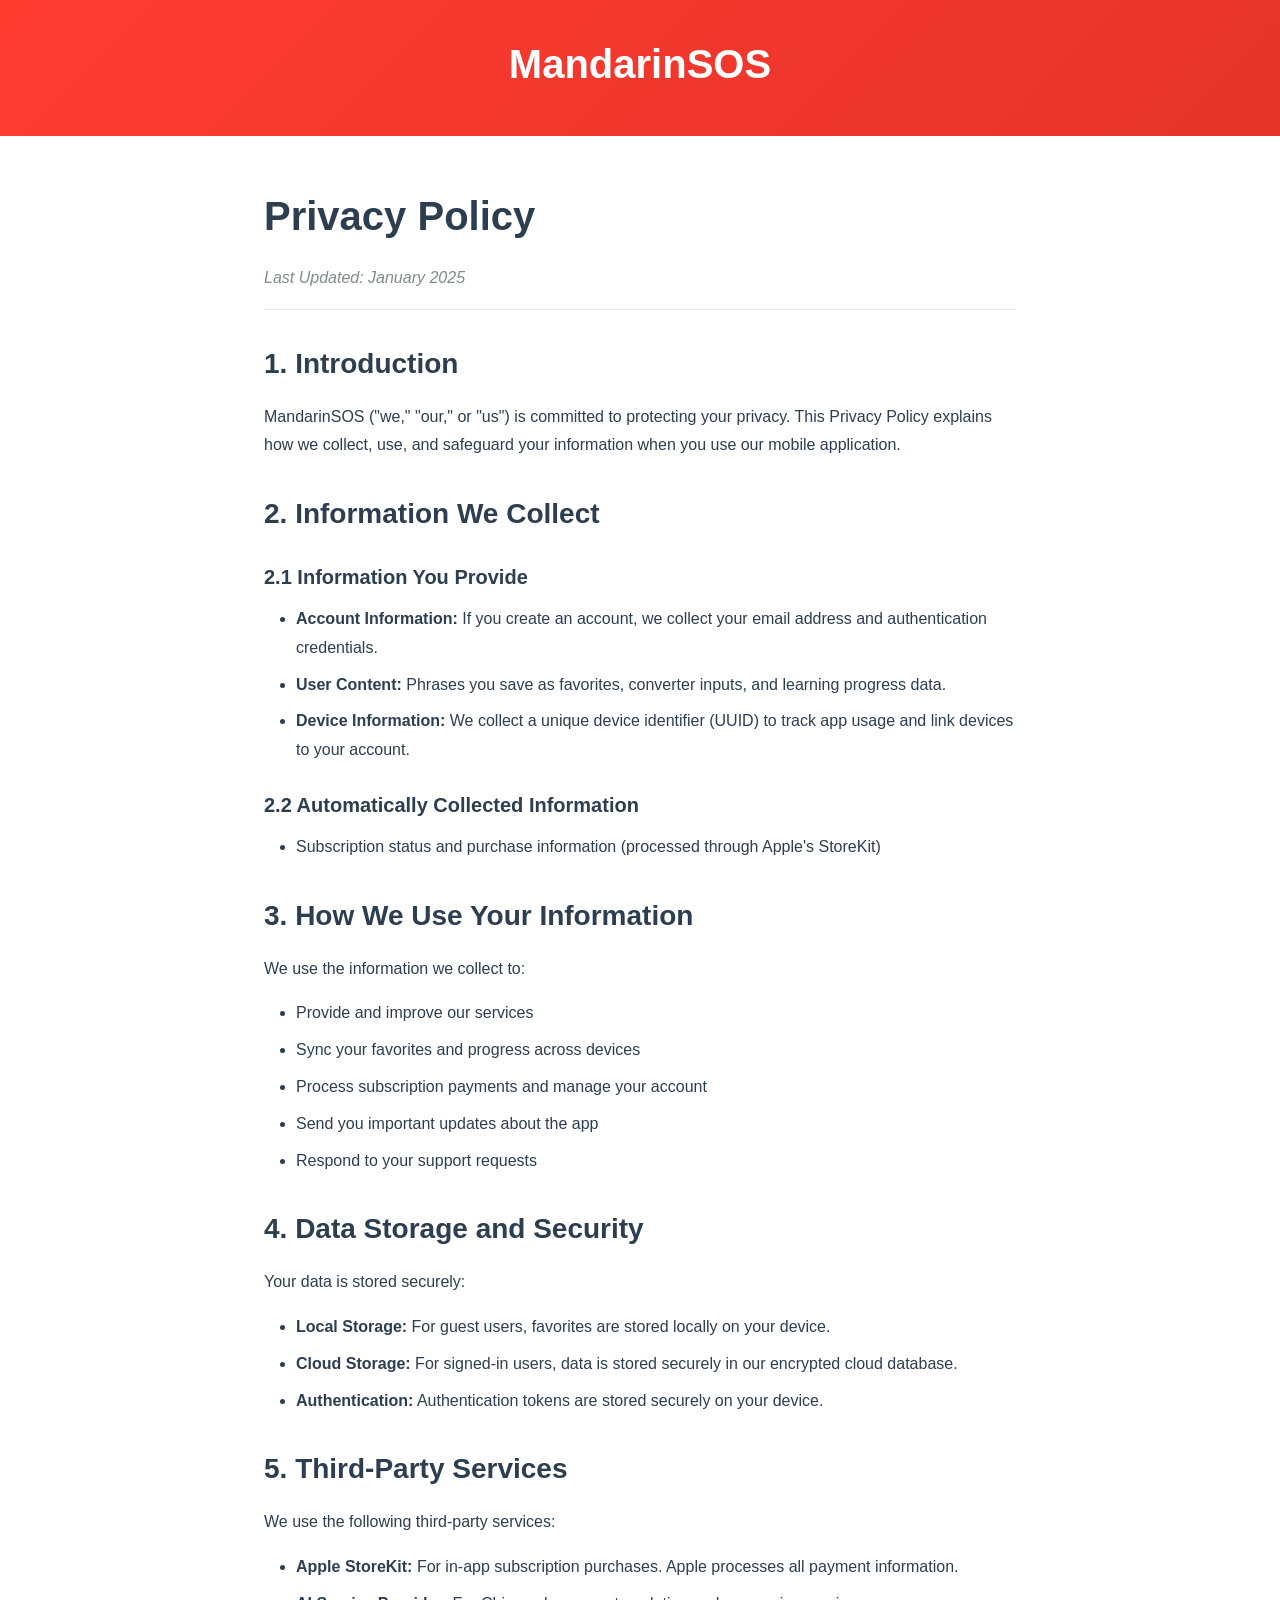
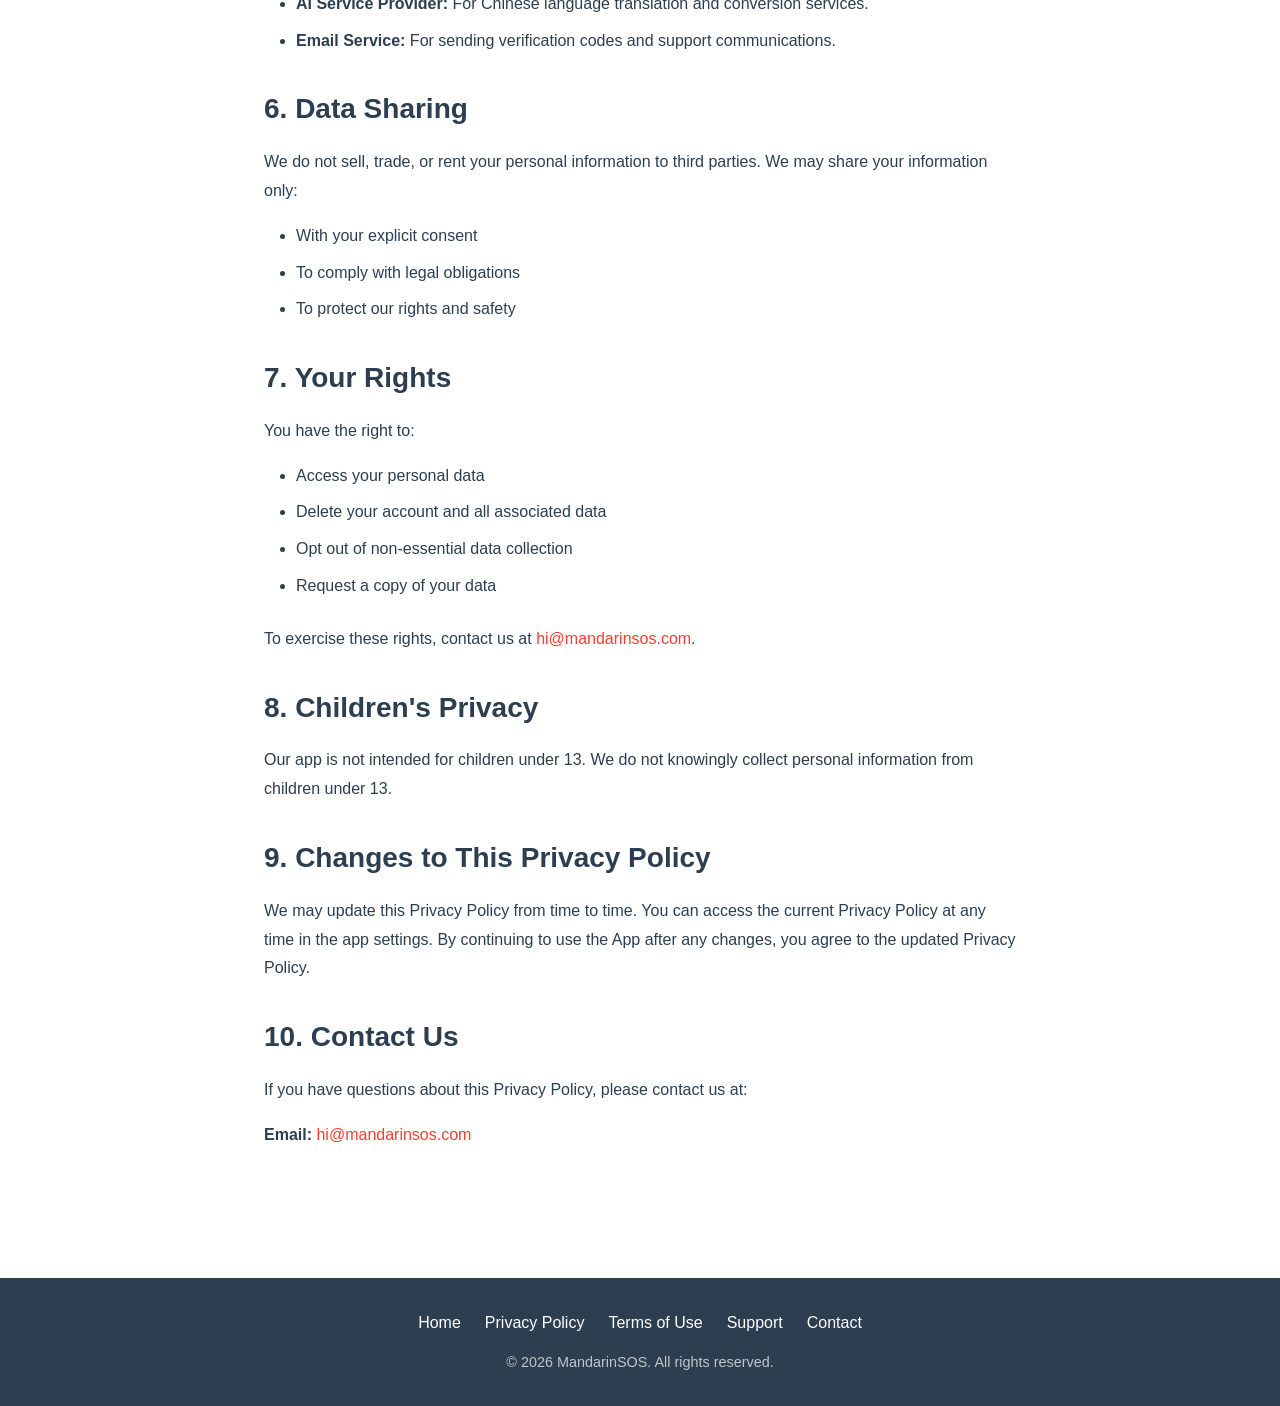
<file: privacy.html>
<!DOCTYPE html>
<html lang="en">
<head>
    <meta charset="UTF-8">
    <meta name="viewport" content="width=device-width, initial-scale=1.0">
    <meta name="description" content="MandarinSOS Privacy Policy">
    <title>Privacy Policy - MandarinSOS</title>
    <link rel="stylesheet" href="styles.css">
</head>
<body>
    <header>
        <div class="container">
            <h1><a href="index.html">MandarinSOS</a></h1>
        </div>
    </header>

    <main>
        <section class="legal">
            <div class="container">
                <h1>Privacy Policy</h1>
                <p class="last-updated">Last Updated: January 2025</p>

                <h2>1. Introduction</h2>
                <p>MandarinSOS ("we," "our," or "us") is committed to protecting your privacy. This Privacy Policy explains how we collect, use, and safeguard your information when you use our mobile application.</p>

                <h2>2. Information We Collect</h2>
                <h3>2.1 Information You Provide</h3>
                <ul>
                    <li><strong>Account Information:</strong> If you create an account, we collect your email address and authentication credentials.</li>
                    <li><strong>User Content:</strong> Phrases you save as favorites, converter inputs, and learning progress data.</li>
                    <li><strong>Device Information:</strong> We collect a unique device identifier (UUID) to track app usage and link devices to your account.</li>
                </ul>

                <h3>2.2 Automatically Collected Information</h3>
                <ul>
                    <li>Subscription status and purchase information (processed through Apple's StoreKit)</li>
                </ul>

                <h2>3. How We Use Your Information</h2>
                <p>We use the information we collect to:</p>
                <ul>
                    <li>Provide and improve our services</li>
                    <li>Sync your favorites and progress across devices</li>
                    <li>Process subscription payments and manage your account</li>
                    <li>Send you important updates about the app</li>
                    <li>Respond to your support requests</li>
                </ul>

                <h2>4. Data Storage and Security</h2>
                <p>Your data is stored securely:</p>
                <ul>
                    <li><strong>Local Storage:</strong> For guest users, favorites are stored locally on your device.</li>
                    <li><strong>Cloud Storage:</strong> For signed-in users, data is stored securely in our encrypted cloud database.</li>
                    <li><strong>Authentication:</strong> Authentication tokens are stored securely on your device.</li>
                </ul>

                <h2>5. Third-Party Services</h2>
                <p>We use the following third-party services:</p>
                <ul>
                    <li><strong>Apple StoreKit:</strong> For in-app subscription purchases. Apple processes all payment information.</li>
                    <li><strong>AI Service Provider:</strong> For Chinese language translation and conversion services.</li>
                    <li><strong>Email Service:</strong> For sending verification codes and support communications.</li>
                </ul>

                <h2>6. Data Sharing</h2>
                <p>We do not sell, trade, or rent your personal information to third parties. We may share your information only:</p>
                <ul>
                    <li>With your explicit consent</li>
                    <li>To comply with legal obligations</li>
                    <li>To protect our rights and safety</li>
                </ul>

                <h2>7. Your Rights</h2>
                <p>You have the right to:</p>
                <ul>
                    <li>Access your personal data</li>
                    <li>Delete your account and all associated data</li>
                    <li>Opt out of non-essential data collection</li>
                    <li>Request a copy of your data</li>
                </ul>
                <p>To exercise these rights, contact us at <a href="mailto:hi@mandarinsos.com">hi@mandarinsos.com</a>.</p>

                <h2>8. Children's Privacy</h2>
                <p>Our app is not intended for children under 13. We do not knowingly collect personal information from children under 13.</p>

                <h2>9. Changes to This Privacy Policy</h2>
                <p>We may update this Privacy Policy from time to time. You can access the current Privacy Policy at any time in the app settings. By continuing to use the App after any changes, you agree to the updated Privacy Policy.</p>

                <h2>10. Contact Us</h2>
                <p>If you have questions about this Privacy Policy, please contact us at:</p>
                <p><strong>Email:</strong> <a href="mailto:hi@mandarinsos.com">hi@mandarinsos.com</a></p>
            </div>
        </section>
    </main>

    <footer>
        <div class="container">
            <nav>
                <a href="index.html">Home</a>
                <a href="privacy.html">Privacy Policy</a>
                <a href="terms.html">Terms of Use</a>
                <a href="support.html">Support</a>
                <a href="mailto:hi@mandarinsos.com">Contact</a>
            </nav>
            <p class="copyright">&copy; 2026 MandarinSOS. All rights reserved.</p>
        </div>
    </footer>
</body>
</html>
</file>
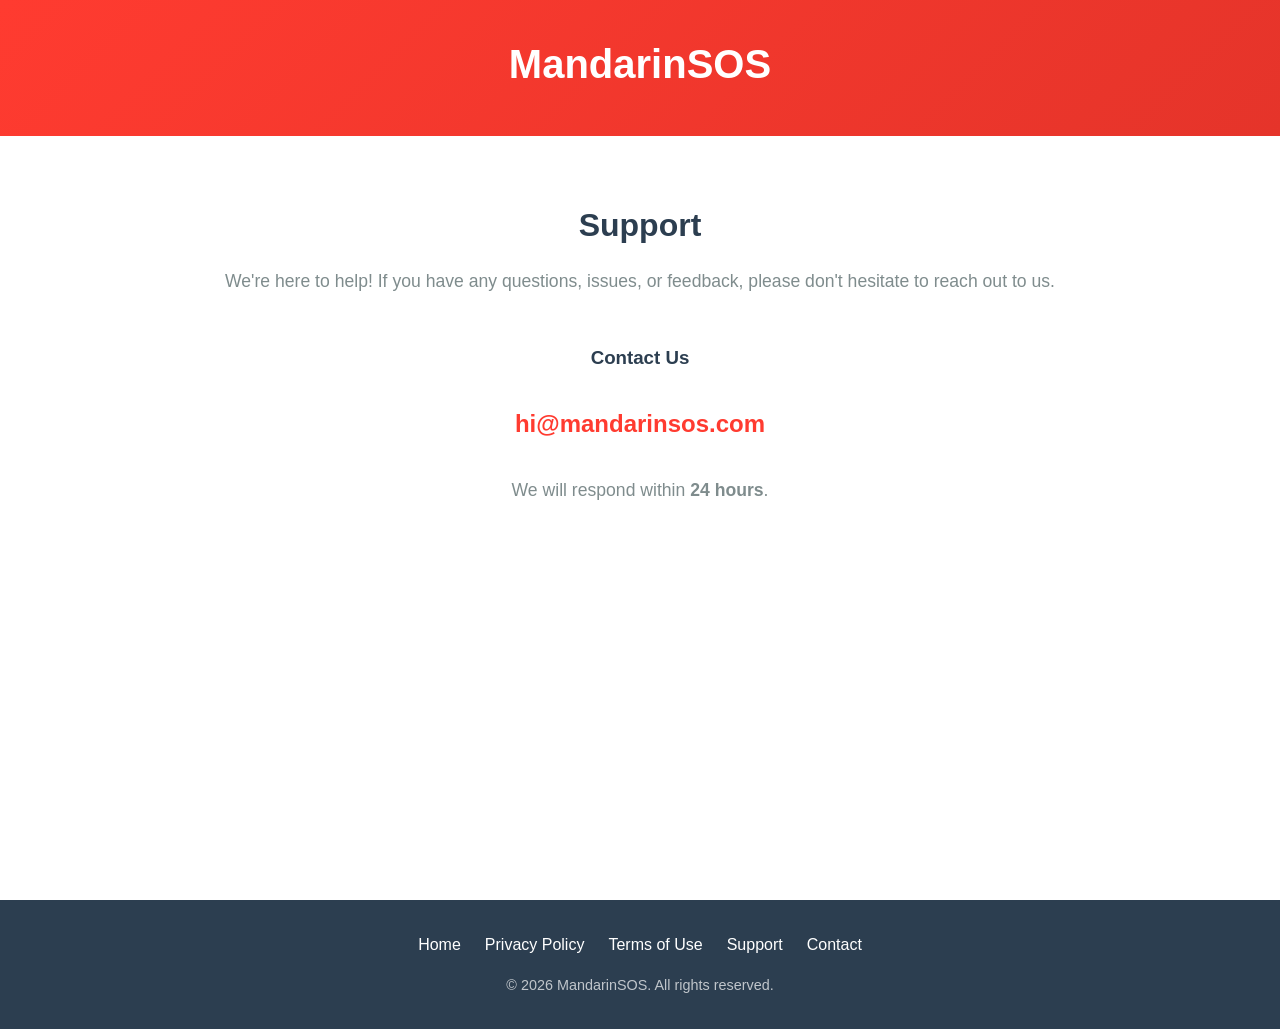
<file: support.html>
<!DOCTYPE html>
<html lang="en">
<head>
    <meta charset="UTF-8">
    <meta name="viewport" content="width=device-width, initial-scale=1.0">
    <meta name="description" content="MandarinSOS Support - Get help with your questions">
    <title>Support - MandarinSOS</title>
    <link rel="stylesheet" href="styles.css">
</head>
<body>
    <header>
        <div class="container">
            <h1><a href="index.html">MandarinSOS</a></h1>
        </div>
    </header>

    <main>
        <section class="contact">
            <div class="container">
                <h2>Support</h2>
                <p>We're here to help! If you have any questions, issues, or feedback, please don't hesitate to reach out to us.</p>
                
                <div style="margin: 3rem 0;">
                    <h3>Contact Us</h3>
                    <p class="email" style="font-size: 1.5rem; margin: 2rem 0;">
                        <a href="mailto:hi@mandarinsos.com">hi@mandarinsos.com</a>
                    </p>
                    <p style="font-size: 1.1rem; color: var(--text-light);">
                        We will respond within <strong>24 hours</strong>.
                    </p>
                </div>
            </div>
        </section>
    </main>

    <footer>
        <div class="container">
            <nav>
                <a href="index.html">Home</a>
                <a href="privacy.html">Privacy Policy</a>
                <a href="terms.html">Terms of Use</a>
                <a href="support.html">Support</a>
                <a href="mailto:hi@mandarinsos.com">Contact</a>
            </nav>
            <p class="copyright">&copy; 2026 MandarinSOS. All rights reserved.</p>
        </div>
    </footer>
</body>
</html>
</file>
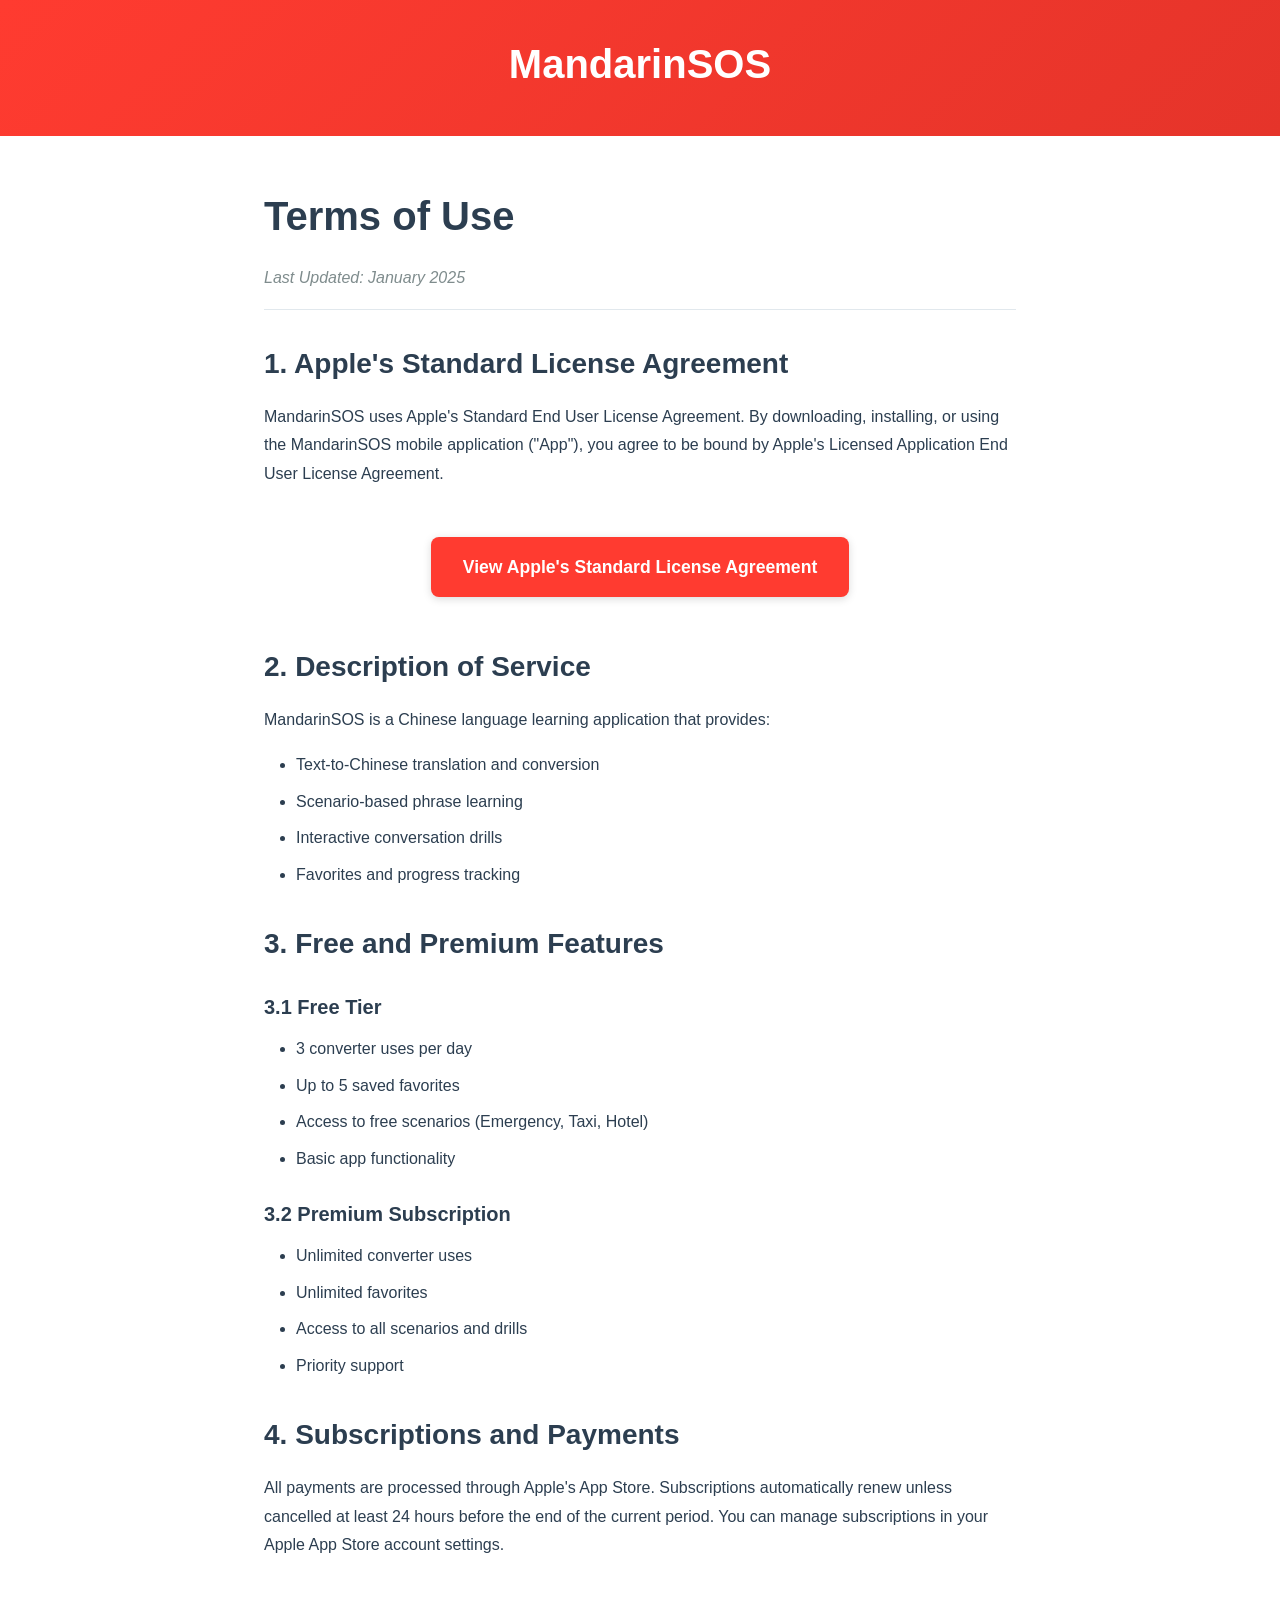
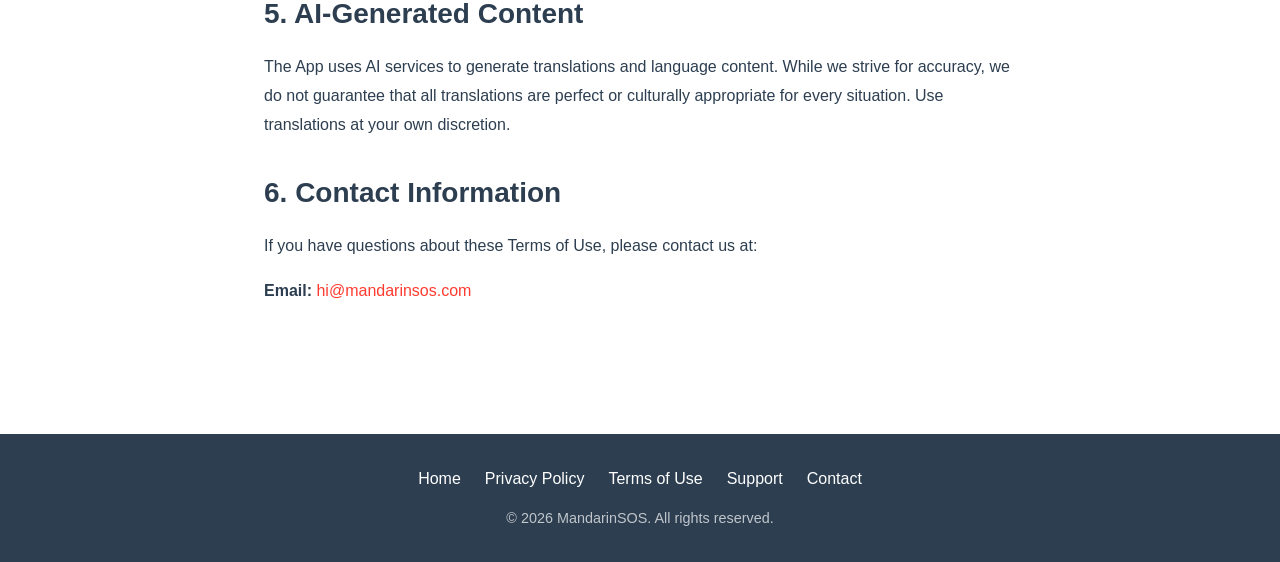
<file: terms.html>
<!DOCTYPE html>
<html lang="en">
<head>
    <meta charset="UTF-8">
    <meta name="viewport" content="width=device-width, initial-scale=1.0">
    <meta name="description" content="MandarinSOS Terms of Use">
    <title>Terms of Use - MandarinSOS</title>
    <link rel="stylesheet" href="styles.css">
</head>
<body>
    <header>
        <div class="container">
            <h1><a href="index.html">MandarinSOS</a></h1>
        </div>
    </header>

    <main>
        <section class="legal">
            <div class="container">
                <h1>Terms of Use</h1>
                <p class="last-updated">Last Updated: January 2025</p>

                <h2>1. Apple's Standard License Agreement</h2>
                <p>MandarinSOS uses Apple's Standard End User License Agreement. By downloading, installing, or using the MandarinSOS mobile application ("App"), you agree to be bound by Apple's Licensed Application End User License Agreement.</p>
                
                <div style="text-align: center; margin: 3rem 0;">
                    <a href="https://www.apple.com/legal/internet-services/itunes/dev/stdeula/" target="_blank" rel="noopener" class="apple-eula-button">
                        View Apple's Standard License Agreement
                    </a>
                </div>

                <h2>2. Description of Service</h2>
                <p>MandarinSOS is a Chinese language learning application that provides:</p>
                <ul>
                    <li>Text-to-Chinese translation and conversion</li>
                    <li>Scenario-based phrase learning</li>
                    <li>Interactive conversation drills</li>
                    <li>Favorites and progress tracking</li>
                </ul>

                <h2>3. Free and Premium Features</h2>
                <h3>3.1 Free Tier</h3>
                <ul>
                    <li>3 converter uses per day</li>
                    <li>Up to 5 saved favorites</li>
                    <li>Access to free scenarios (Emergency, Taxi, Hotel)</li>
                    <li>Basic app functionality</li>
                </ul>

                <h3>3.2 Premium Subscription</h3>
                <ul>
                    <li>Unlimited converter uses</li>
                    <li>Unlimited favorites</li>
                    <li>Access to all scenarios and drills</li>
                    <li>Priority support</li>
                </ul>

                <h2>4. Subscriptions and Payments</h2>
                <p>All payments are processed through Apple's App Store. Subscriptions automatically renew unless cancelled at least 24 hours before the end of the current period. You can manage subscriptions in your Apple App Store account settings.</p>

                <h2>5. AI-Generated Content</h2>
                <p>The App uses AI services to generate translations and language content. While we strive for accuracy, we do not guarantee that all translations are perfect or culturally appropriate for every situation. Use translations at your own discretion.</p>

                <h2>6. Contact Information</h2>
                <p>If you have questions about these Terms of Use, please contact us at:</p>
                <p><strong>Email:</strong> <a href="mailto:hi@mandarinsos.com">hi@mandarinsos.com</a></p>
            </div>
        </section>
    </main>

    <footer>
        <div class="container">
            <nav>
                <a href="index.html">Home</a>
                <a href="privacy.html">Privacy Policy</a>
                <a href="terms.html">Terms of Use</a>
                <a href="support.html">Support</a>
                <a href="mailto:hi@mandarinsos.com">Contact</a>
            </nav>
            <p class="copyright">&copy; 2026 MandarinSOS. All rights reserved.</p>
        </div>
    </footer>
</body>
</html>
</file>
<file: styles.css>
/* MandarinSOS Website Styles - Fast, Modern, Responsive */

:root {
    --primary-color: #FF3B30;
    --primary-dark: #E5342A;
    --secondary-color: #004E89;
    --text-color: #2C3E50;
    --text-light: #7F8C8D;
    --bg-color: #FFFFFF;
    --bg-light: #F8F9FA;
    --border-color: #E1E8ED;
    --max-width: 1200px;
    --spacing: 1.5rem;
}

* {
    margin: 0;
    padding: 0;
    box-sizing: border-box;
}

body {
    font-family: -apple-system, BlinkMacSystemFont, 'Segoe UI', Roboto, 'Helvetica Neue', Arial, sans-serif;
    line-height: 1.6;
    color: var(--text-color);
    background-color: var(--bg-color);
}

.container {
    max-width: var(--max-width);
    margin: 0 auto;
    padding: 0 var(--spacing);
}

/* Header */
header {
    background: linear-gradient(135deg, var(--primary-color), var(--primary-dark));
    color: white;
    padding: 2rem 0;
    text-align: center;
}

header h1 {
    font-size: 2.5rem;
    font-weight: 700;
    margin-bottom: 0.5rem;
}

header h1 a {
    color: white;
    text-decoration: none;
}

.tagline {
    font-size: 1.1rem;
    opacity: 0.95;
}

/* Main Content */
main {
    min-height: calc(100vh - 200px);
}

/* Hero Section */
.hero {
    padding: 4rem 0;
    background: var(--bg-light);
}

.hero-top {
    display: flex;
    align-items: flex-start;
    justify-content: center;
    gap: 1rem;
    margin: 0 auto;
    width: fit-content;
    max-width: 100%;
}

.hero-logo {
    flex-shrink: 0;
    padding-top: 0.3rem;
}

.logo {
    max-width: 60px;
    max-height: 60px;
    width: auto;
    height: auto;
    display: block;
    object-fit: contain;
}

.hero-text {
    flex-shrink: 0;
    text-align: left;
    padding-top: 0.6rem;
    max-width: 700px;
}

.hero h2 {
    font-size: 2.5rem;
    margin-bottom: 1rem;
    color: var(--text-color);
    text-align: left;
}

.lead {
    font-size: 1.25rem;
    color: var(--text-light);
    max-width: 700px;
    text-align: center;
    margin: 1.5rem auto 0;
    padding-left: calc(60px + 1rem + 0.3rem);
}

/* Features Section */
.features {
    padding: 4rem 0;
}

.features h2 {
    text-align: center;
    font-size: 2rem;
    margin-bottom: 3rem;
    color: var(--text-color);
}

.feature-grid {
    display: grid;
    grid-template-columns: repeat(auto-fit, minmax(250px, 1fr));
    gap: 2rem;
    margin-top: 2rem;
}

.feature-card {
    background: white;
    padding: 2rem;
    border-radius: 12px;
    box-shadow: 0 2px 8px rgba(0, 0, 0, 0.1);
    transition: transform 0.2s, box-shadow 0.2s;
}

.feature-card:hover {
    transform: translateY(-4px);
    box-shadow: 0 4px 16px rgba(0, 0, 0, 0.15);
}

.feature-card h3 {
    font-size: 1.5rem;
    margin-bottom: 1rem;
    color: var(--text-color);
}

.feature-card p {
    color: var(--text-light);
    line-height: 1.6;
}

/* Download Section */
.download {
    padding: 4rem 0;
    text-align: center;
    background: var(--bg-light);
}

.download h2 {
    font-size: 2rem;
    margin-bottom: 1rem;
}

.download p {
    font-size: 1.1rem;
    color: var(--text-light);
    margin-bottom: 2rem;
}

.app-badge {
    display: inline-block;
}

.app-badge img {
    transition: opacity 0.2s;
}

.app-badge:hover img {
    opacity: 0.8;
}

/* Contact Section */
.contact {
    padding: 4rem 0;
    text-align: center;
}

.contact h2 {
    font-size: 2rem;
    margin-bottom: 1rem;
}

.contact p {
    font-size: 1.1rem;
    color: var(--text-light);
    margin-bottom: 1rem;
}

.email {
    font-size: 1.5rem;
    font-weight: 600;
}

.email a {
    color: var(--primary-color);
    text-decoration: none;
    transition: color 0.2s;
}

.email a:hover {
    color: var(--primary-dark);
    text-decoration: underline;
}

/* Legal Pages */
.legal {
    padding: 3rem 0;
    max-width: 800px;
    margin: 0 auto;
}

.legal h1 {
    font-size: 2.5rem;
    margin-bottom: 1rem;
    color: var(--text-color);
}

.last-updated {
    color: var(--text-light);
    font-style: italic;
    margin-bottom: 2rem;
    padding-bottom: 1rem;
    border-bottom: 1px solid var(--border-color);
}

.legal h2 {
    font-size: 1.75rem;
    margin-top: 2rem;
    margin-bottom: 1rem;
    color: var(--text-color);
}

.legal h3 {
    font-size: 1.25rem;
    margin-top: 1.5rem;
    margin-bottom: 0.75rem;
    color: var(--text-color);
}

.legal p {
    margin-bottom: 1rem;
    line-height: 1.8;
}

.legal ul {
    margin-left: 2rem;
    margin-bottom: 1.5rem;
}

.legal li {
    margin-bottom: 0.5rem;
    line-height: 1.8;
}

.legal a {
    color: var(--primary-color);
    text-decoration: none;
}

.legal a:hover {
    text-decoration: underline;
}

/* Footer */
footer {
    background: var(--text-color);
    color: white;
    padding: 2rem 0;
    margin-top: 4rem;
}

footer .container {
    text-align: center;
}

footer nav {
    display: flex;
    justify-content: center;
    flex-wrap: wrap;
    gap: 1.5rem;
    margin-bottom: 1rem;
}

footer nav a {
    color: white;
    text-decoration: none;
    transition: opacity 0.2s;
}

footer nav a:hover {
    opacity: 0.8;
    text-decoration: underline;
}

.copyright {
    color: rgba(255, 255, 255, 0.7);
    font-size: 0.9rem;
}

/* Responsive Design */
@media (max-width: 768px) {
    header h1 {
        font-size: 2rem;
    }

    .hero-top {
        flex-direction: column;
        text-align: center;
        gap: 1.5rem;
    }

    .hero-text {
        text-align: center;
        padding-top: 0;
    }

    .hero h2 {
        text-align: center;
    }

    .lead {
        padding-left: 0;
    }

    .logo {
        max-width: 50px;
        max-height: 50px;
    }

    .hero h2 {
        font-size: 2rem;
    }

    .lead {
        font-size: 1.1rem;
    }

    .feature-grid {
        grid-template-columns: 1fr;
    }

    .legal {
        padding: 2rem 1rem;
    }

    .legal h1 {
        font-size: 2rem;
    }

    .legal h2 {
        font-size: 1.5rem;
    }

    footer nav {
        flex-direction: column;
        gap: 1rem;
    }
}

/* Performance Optimizations */
img {
    max-width: 100%;
    height: auto;
    display: block;
}

/* Apple EULA Button */
.apple-eula-button {
    display: inline-block;
    padding: 1rem 2rem;
    background: var(--primary-color);
    color: #FFFFFF !important;
    text-decoration: none;
    border-radius: 8px;
    font-weight: 600;
    font-size: 1.1rem;
    transition: background 0.2s, transform 0.2s;
    box-shadow: 0 2px 8px rgba(0, 0, 0, 0.15);
}

.apple-eula-button:hover {
    background: var(--primary-dark);
    transform: translateY(-2px);
    box-shadow: 0 4px 12px rgba(0, 0, 0, 0.2);
    color: #FFFFFF !important;
}

/* Print Styles */
@media print {
    header, footer {
        background: white;
        color: black;
    }
    
    .hero, .download {
        background: white;
    }
}
</file>
